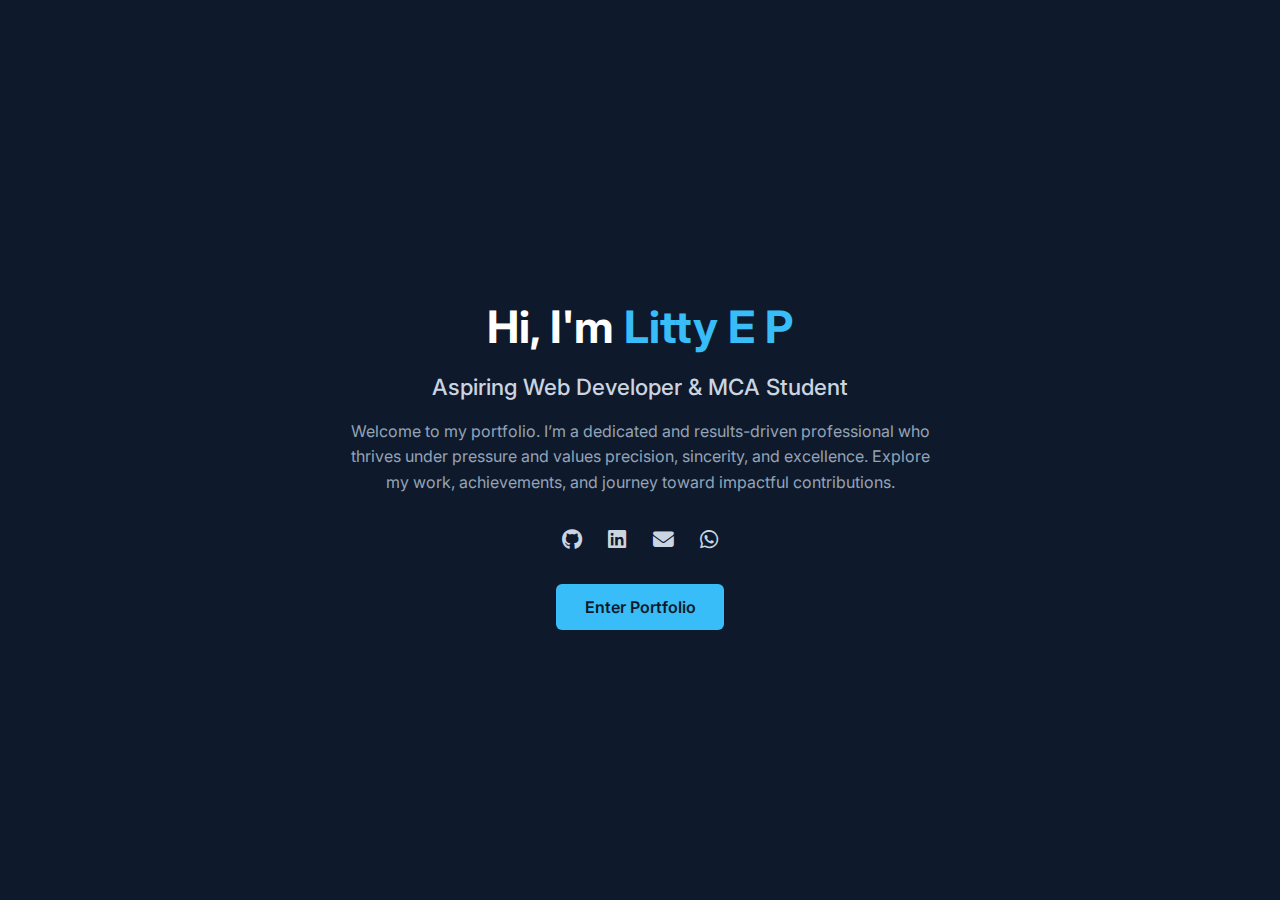
<file: index.html>
<!DOCTYPE html>
<html lang="en">
<head>
  <meta charset="UTF-8" />
  <meta name="viewport" content="width=device-width, initial-scale=1.0"/>
  <title>Litty E P | Portfolio</title>
  <link rel="stylesheet" href="https://cdnjs.cloudflare.com/ajax/libs/font-awesome/6.4.0/css/all.min.css"/>
  <link href="https://fonts.googleapis.com/css2?family=Inter:wght@400;600;700&display=swap" rel="stylesheet">
  <style>
    body {
      margin: 0;
      padding: 0;
      font-family: 'Inter', sans-serif;
      background: #0e1a2b;
      color: #ffffff;
      display: flex;
      align-items: center;
      justify-content: center;
      height: 100vh;
      text-align: center;
    }

    .container {
      max-width: 800px;
      padding: 2rem;
    }

    h1 {
      font-size: 2.8rem;
      font-weight: 700;
      margin-bottom: 0.5rem;
    }

    h1 span {
      color: #38bdf8;
    }

    h2 {
      font-size: 1.4rem;
      font-weight: 500;
      color: #cbd5e1;
      margin-bottom: 1.2rem;
    }

    p {
      font-size: 1rem;
      color: #94a3b8;
      line-height: 1.6;
      max-width: 600px;
      margin: 0 auto 2rem;
    }

    .social-icons a {
      color: #cbd5e1;
      font-size: 1.3rem;
      margin: 0 0.7rem;
      transition: color 0.3s;
    }

    .social-icons a:hover {
      color: #38bdf8;
    }

    .btn {
      display: inline-block;
      margin-top: 2rem;
      padding: 0.8rem 1.8rem;
      background-color: #38bdf8;
      color: #0e1a2b;
      border: none;
      border-radius: 6px;
      text-decoration: none;
      font-weight: 600;
      font-size: 1rem;
      transition: background-color 0.3s ease;
    }

    .btn:hover {
      background-color: #0ea5e9;
    }

    @media (max-width: 600px) {
      h1 {
        font-size: 2rem;
      }

      h2 {
        font-size: 1.1rem;
      }

      p {
        font-size: 0.95rem;
      }
    }
  </style>
</head>
<body>
  <div class="container">
    <h1>Hi, I'm <span>Litty E P</span></h1>
    <h2>Aspiring Web Developer & MCA Student</h2>
    <p>
      Welcome to my portfolio. I’m a dedicated and results-driven professional who thrives under pressure and values precision, sincerity, and excellence. Explore my work, achievements, and journey toward impactful contributions.
    </p>
    <div class="social-icons">
      <a href="https://github.com/litty26" target="_blank"><i class="fab fa-github"></i></a>
      <a href="https://www.linkedin.com/in/littyep" target="_blank"><i class="fab fa-linkedin"></i></a>
      <a href="mailto:littyep576@gmail.com"><i class="fas fa-envelope"></i></a>
      <a href="https://wa.me/918848360164" target="_blank" title="WhatsApp"><i class="fab fa-whatsapp"></i></a>
    </div>
    <a class="btn" href="resume.html">Enter Portfolio</a>
  </div>
</body>
</html>
</file>
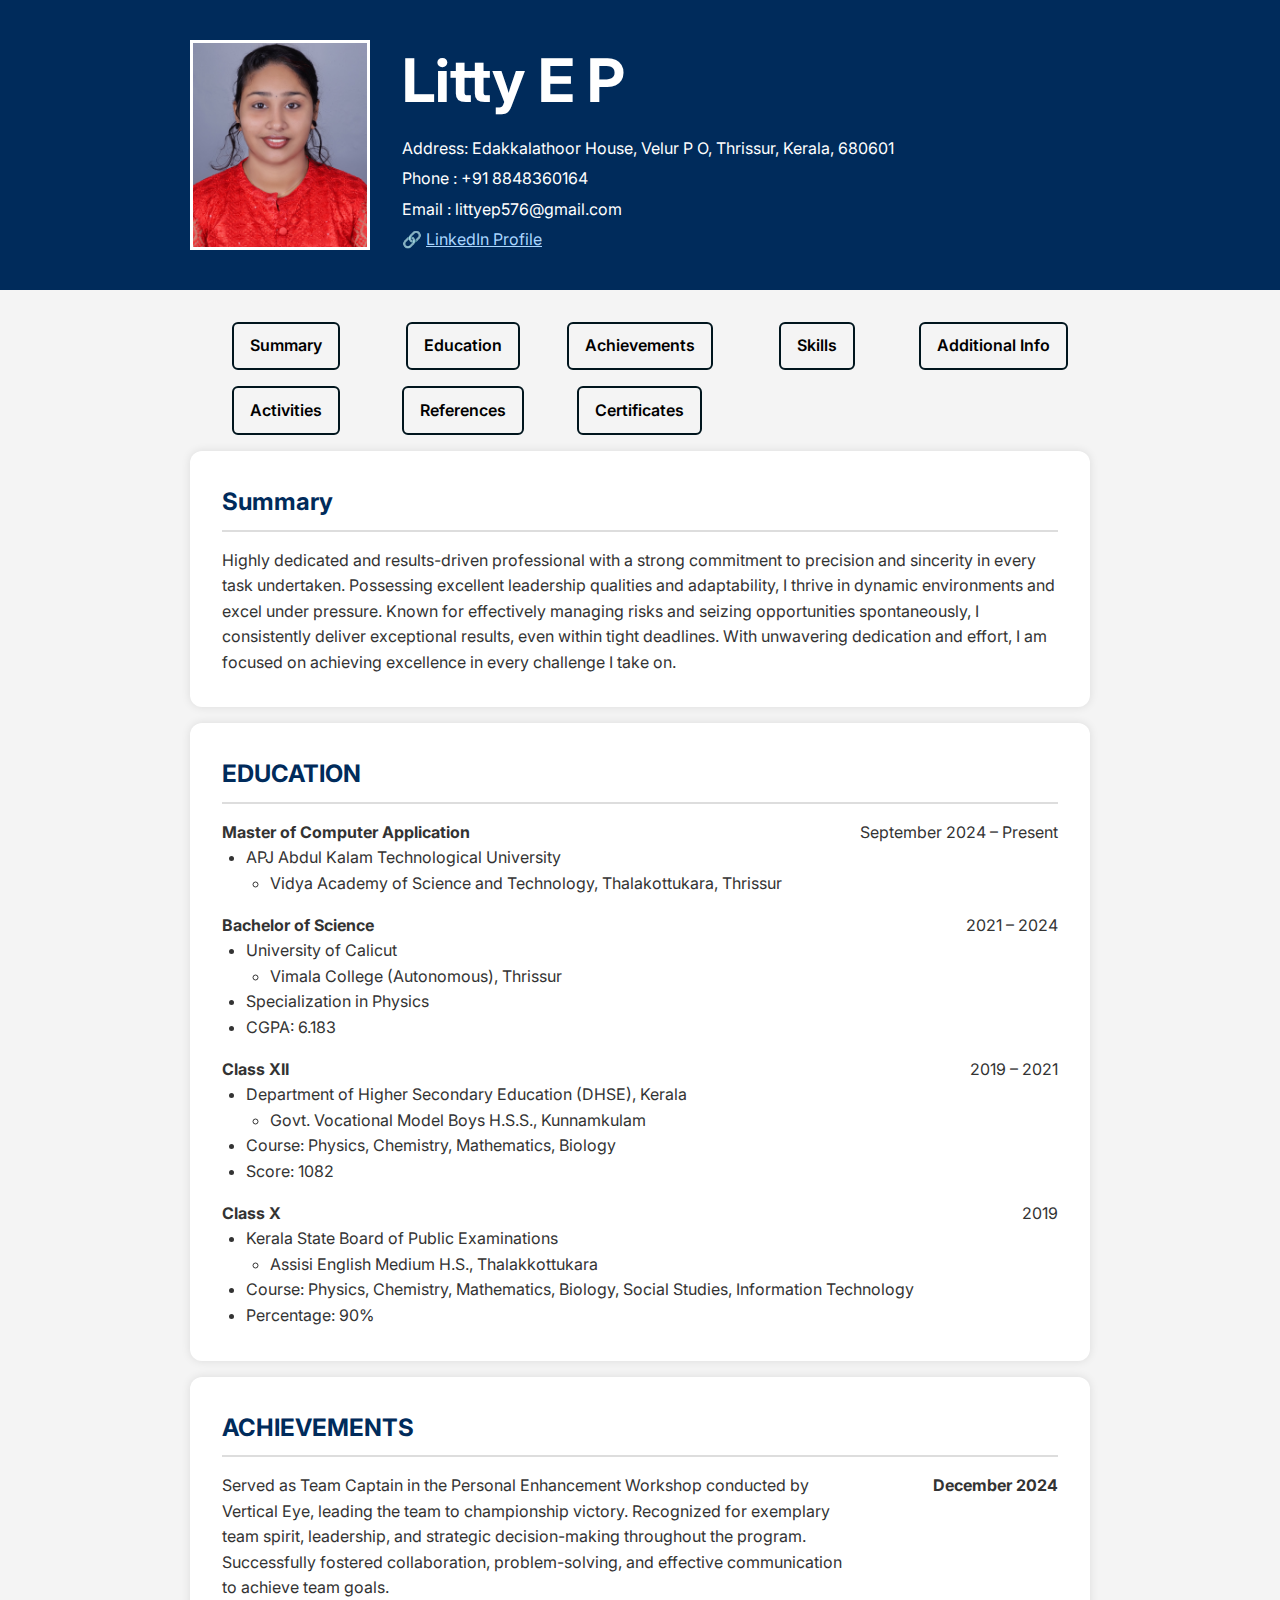
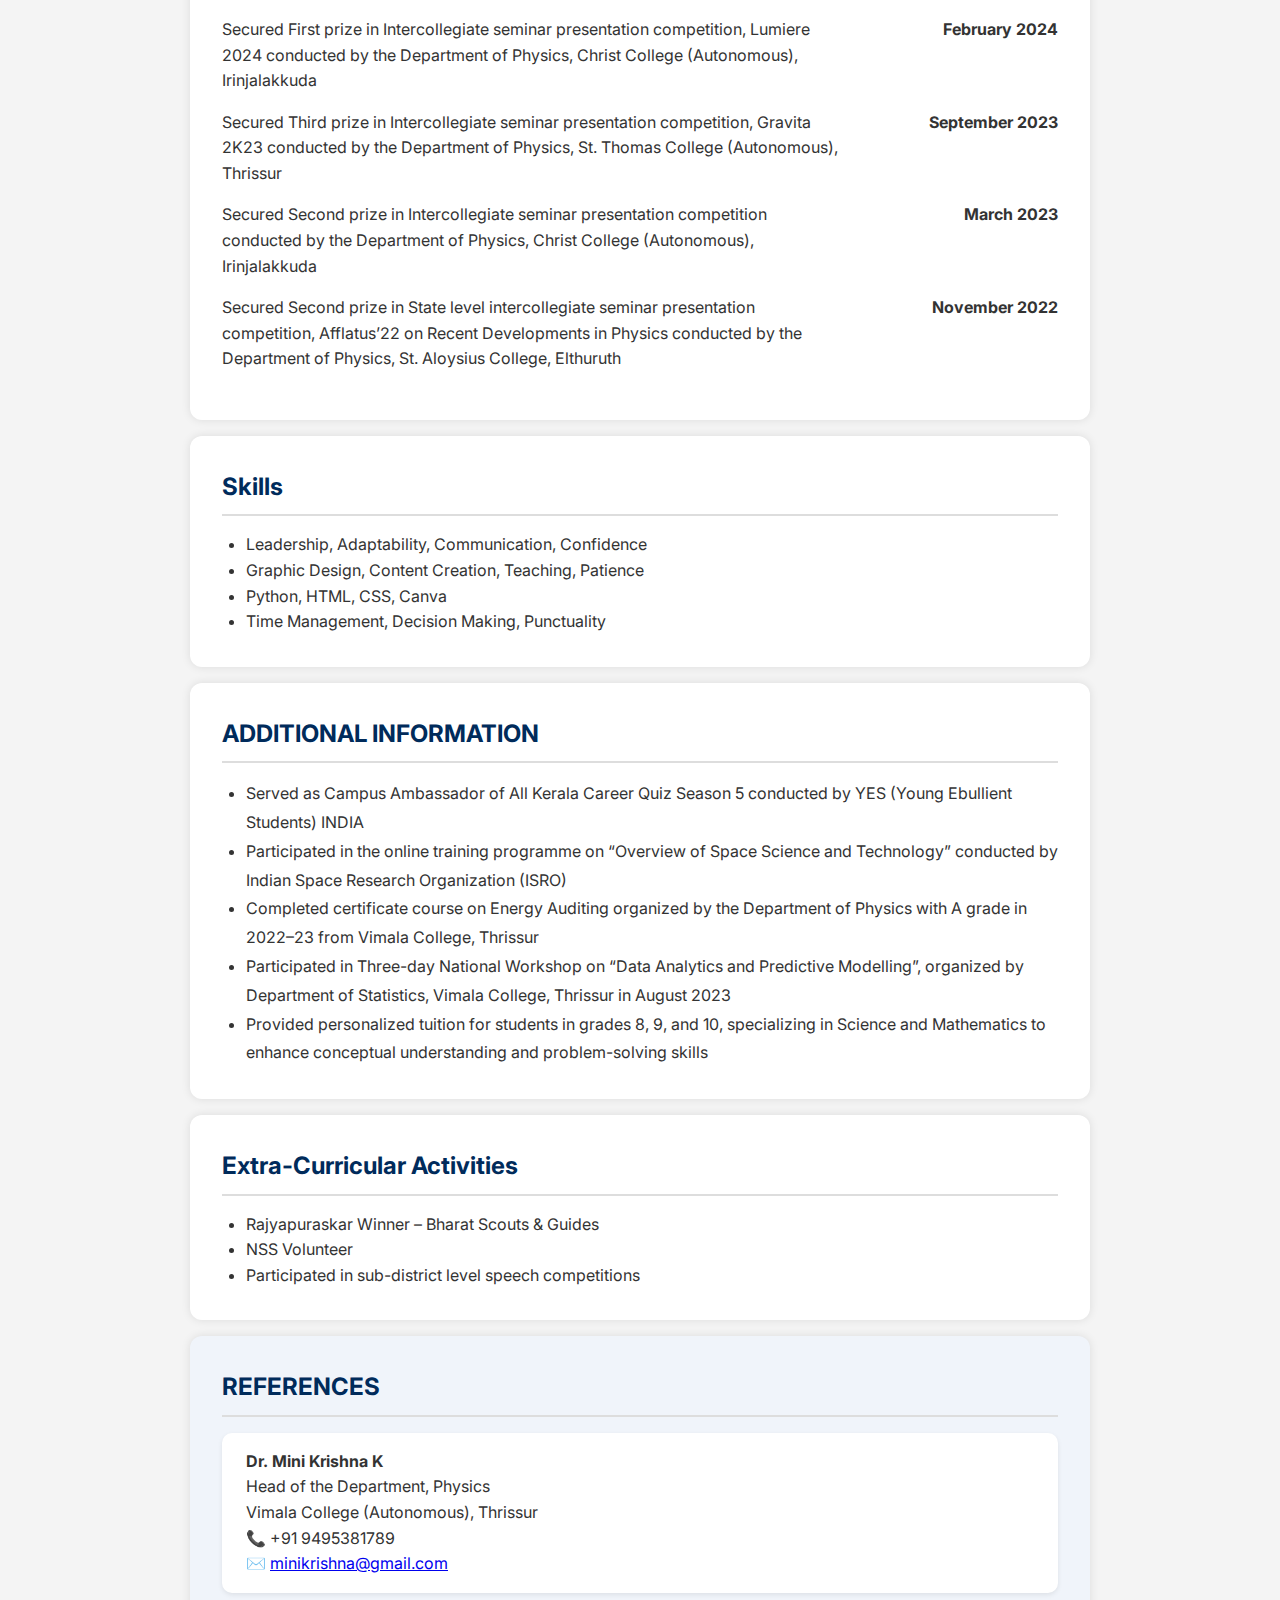
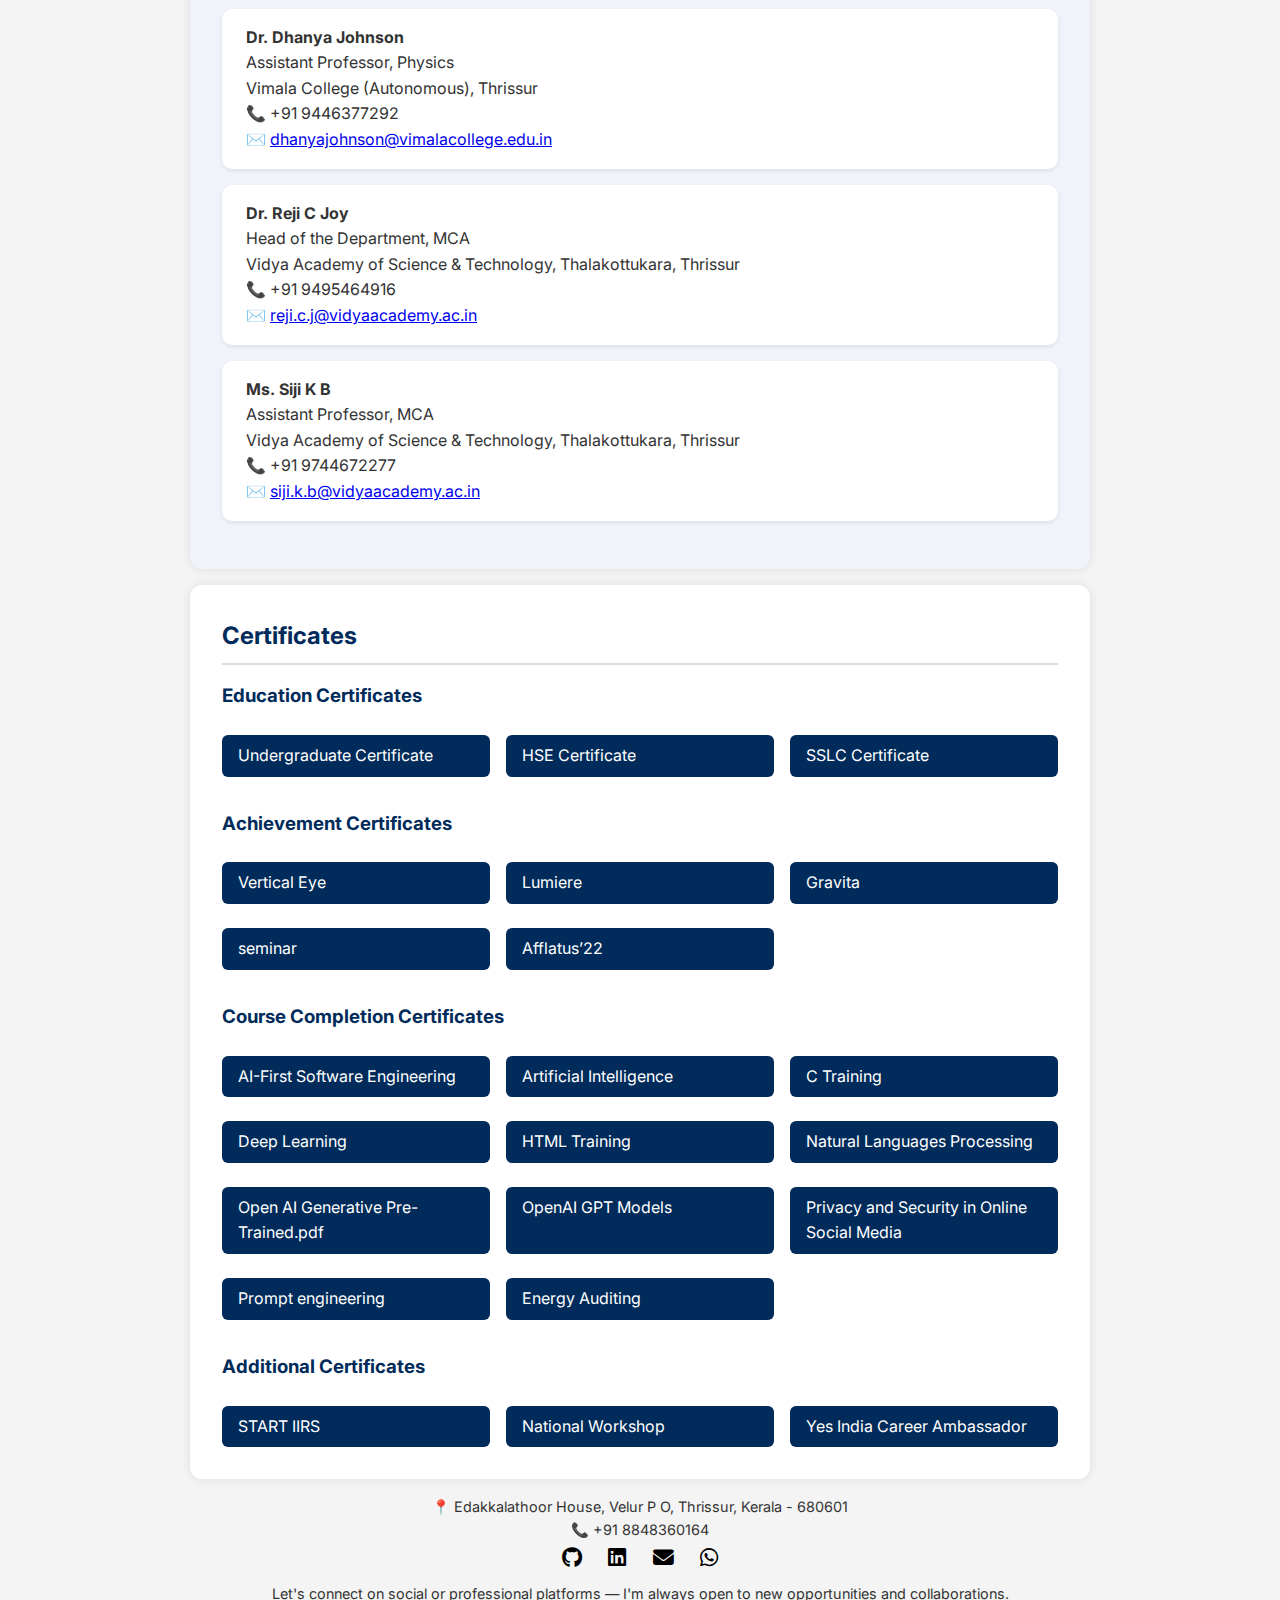
<file: resume.html>
<!DOCTYPE html>
<html lang="en">
  <head>
    <meta charset="UTF-8" />
    <meta name="viewport" content="width=device-width, initial-scale=1.0" />
    <title>Litty E P</title>
    <link
      href="https://fonts.googleapis.com/css2?family=Inter:wght@300;500;700&display=swap"
      rel="stylesheet"
    />
    <link
      rel="stylesheet"
      href="https://cdnjs.cloudflare.com/ajax/libs/font-awesome/6.4.0/css/all.min.css"
    />
    <link rel="stylesheet" href="style.css" />
  </head>
  <body>
    <!-- ===== Header Section with Left Image and Right Details ===== -->
    <header>
      <div class="header-container">
        <!-- Profile Photo Box -->
        <div class="photo-frame">
          <img src="Certificates/Litty  E P.jpg" alt="Litty E P Photo" />
        </div>

        <!-- Personal Info -->
        <div class="header-info">
          <h1>Litty E P</h1>
          <p>
            Address: Edakkalathoor House, Velur P O, Thrissur, Kerala, 680601
          </p>
          <p>Phone : +91 8848360164</p>
          <p>Email : littyep576@gmail.com</p>
          <p>
            🔗
            <a href="https://www.linkedin.com/in/littyep" target="_blank"
              >LinkedIn Profile</a
            >
          </p>
        </div>
      </div>
    </header>

    <nav>
      <a href="#summary">Summary</a>
      <a href="#education">Education</a>
      <a href="#achievements">Achievements</a>
      <a href="#skills">Skills</a>
      <a href="#additional">Additional Info</a>
      <a href="#activities">Activities</a>
      <a href="#references">References</a>
      <a href="#certificates">Certificates</a>
    </nav>

    <!-- ===== Summary Section ===== -->
    <section id="summary" class="reveal">
      <h2>Summary</h2>
      <p>
        Highly dedicated and results-driven professional with a strong
        commitment to precision and sincerity in every task undertaken.
        Possessing excellent leadership qualities and adaptability, I thrive in
        dynamic environments and excel under pressure. Known for effectively
        managing risks and seizing opportunities spontaneously, I consistently
        deliver exceptional results, even within tight deadlines. With
        unwavering dedication and effort, I am focused on achieving excellence
        in every challenge I take on.
      </p>
    </section>

    <!-- ===== Education Section ===== -->
    <section id="education">
      <h2>EDUCATION</h2>
      <div class="edu-row">
        <strong>Master of Computer Application</strong>
        <span>September 2024 – Present</span>
      </div>
      <ul>
        <li>
          APJ Abdul Kalam Technological University
          <ul>
            <li class="edu-list">
              Vidya Academy of Science and Technology, Thalakottukara, Thrissur
            </li>
          </ul>
        </li>
      </ul>

      <div class="edu-row">
        <strong>Bachelor of Science</strong>
        <span>2021 – 2024</span>
      </div>
      <ul>
        <li>
          University of Calicut
          <ul>
            <li class="edu-list">Vimala College (Autonomous), Thrissur</li>
          </ul>
        </li>
        <li>Specialization in Physics</li>
        <li>CGPA: 6.183</li>
      </ul>

      <div class="edu-row">
        <strong>Class XII</strong>
        <span>2019 – 2021</span>
      </div>
      <ul>
        <li>
          Department of Higher Secondary Education (DHSE), Kerala
          <ul>
            <li class="edu-list">
              Govt. Vocational Model Boys H.S.S., Kunnamkulam
            </li>
          </ul>
        </li>
        <li>Course: Physics, Chemistry, Mathematics, Biology</li>
        <li>Score: 1082</li>
      </ul>

      <div class="edu-row">
        <strong>Class X</strong>
        <span>2019</span>
      </div>
      <ul>
        <li>
          Kerala State Board of Public Examinations
          <ul>
            <li class="edu-list">
              Assisi English Medium H.S., Thalakkottukara
            </li>
          </ul>
        </li>
        <li>
          Course: Physics, Chemistry, Mathematics, Biology, Social Studies,
          Information Technology
        </li>
        <li>Percentage: 90%</li>
      </ul>
    </section>

    <!-- ===== Achievements Section ===== -->
    <section id="achievements">
      <h2>ACHIEVEMENTS</h2>

      <div class="achievement-row">
        <p>
          Served as Team Captain in the Personal Enhancement Workshop conducted
          by Vertical Eye, leading the team to championship victory. Recognized
          for exemplary team spirit, leadership, and strategic decision-making
          throughout the program. Successfully fostered collaboration,
          problem-solving, and effective communication to achieve team goals.
        </p>
        <span><strong>December 2024</strong></span>
      </div>

      <div class="achievement-row">
        <p>
          Secured First prize in Intercollegiate seminar presentation
          competition, Lumiere 2024 conducted by the Department of Physics,
          Christ College (Autonomous), Irinjalakkuda
        </p>
        <span><strong>February 2024</strong></span>
      </div>

      <div class="achievement-row">
        <p>
          Secured Third prize in Intercollegiate seminar presentation
          competition, Gravita 2K23 conducted by the Department of Physics, St.
          Thomas College (Autonomous), Thrissur
        </p>
        <span><strong>September 2023</strong></span>
      </div>

      <div class="achievement-row">
        <p>
          Secured Second prize in Intercollegiate seminar presentation
          competition conducted by the Department of Physics, Christ College
          (Autonomous), Irinjalakkuda
        </p>
        <span><strong>March 2023</strong></span>
      </div>

      <div class="achievement-row">
        <p>
          Secured Second prize in State level intercollegiate seminar
          presentation competition, Afflatus’22 on Recent Developments in
          Physics conducted by the Department of Physics, St. Aloysius College,
          Elthuruth
        </p>
        <span><strong>November 2022</strong></span>
      </div>
    </section>

    <!-- ===== Skills Section ===== -->
    <section id="skills">
      <h2>Skills</h2>
      <ul>
        <li>Leadership, Adaptability, Communication, Confidence</li>
        <li>Graphic Design, Content Creation, Teaching, Patience</li>
        <li>Python, HTML, CSS, Canva</li>
        <li>Time Management, Decision Making, Punctuality</li>
      </ul>
    </section>

    <!-- ===== Additional Information Section ===== -->
    <section id="additional">
      <h2>ADDITIONAL INFORMATION</h2>
      <ul class="additional-info-list">
        <li>
          Served as Campus Ambassador of All Kerala Career Quiz Season 5
          conducted by YES (Young Ebullient Students) INDIA
        </li>
        <li>
          Participated in the online training programme on “Overview of Space
          Science and Technology” conducted by Indian Space Research
          Organization (ISRO)
        </li>
        <li>
          Completed certificate course on Energy Auditing organized by the
          Department of Physics with A grade in 2022–23 from Vimala College,
          Thrissur
        </li>
        <li>
          Participated in Three-day National Workshop on “Data Analytics and
          Predictive Modelling”, organized by Department of Statistics, Vimala
          College, Thrissur in August 2023
        </li>
        <li>
          Provided personalized tuition for students in grades 8, 9, and 10,
          specializing in Science and Mathematics to enhance conceptual
          understanding and problem-solving skills
        </li>
      </ul>
    </section>

    <!-- ===== Extra-Curricular Activities Section ===== -->
    <section id="activities">
      <h2>Extra-Curricular Activities</h2>
      <ul>
        <li>Rajyapuraskar Winner – Bharat Scouts & Guides</li>
        <li>NSS Volunteer</li>
        <li>Participated in sub-district level speech competitions</li>
      </ul>
    </section>

    <!-- ===== References Section ===== -->
    <section id="references" class="references-section">
      <h2>REFERENCES</h2>

      <!-- Reference Card 1 -->
      <div class="reference-card">
        <p><strong>Dr. Mini Krishna K</strong></p>
        <p>
          Head of the Department, Physics<br />
          Vimala College (Autonomous), Thrissur
        </p>
        <p>📞 +91 9495381789</p>
        <p>
          ✉️ <a href="mailto:minikrishna@gmail.com">minikrishna@gmail.com</a>
        </p>
      </div>

      <!-- Reference Card 2 -->
      <div class="reference-card">
        <p><strong>Dr. Dhanya Johnson</strong></p>
        <p>
          Assistant Professor, Physics<br />
          Vimala College (Autonomous), Thrissur
        </p>
        <p>📞 +91 9446377292</p>
        <p>
          ✉️
          <a href="mailto:dhanyajohnson@vimalacollege.edu.in"
            >dhanyajohnson@vimalacollege.edu.in</a
          >
        </p>
      </div>

      <!-- Reference Card 3 -->
      <div class="reference-card">
        <p><strong>Dr. Reji C Joy</strong></p>
        <p>
          Head of the Department, MCA<br />
          Vidya Academy of Science & Technology, Thalakottukara, Thrissur
        </p>
        <p>📞 +91 9495464916</p>
        <p>
          ✉️
          <a href="mailto:reji.c.j@vidyaacademy.ac.in"
            >reji.c.j@vidyaacademy.ac.in</a
          >
        </p>
      </div>

      <!-- Reference Card 4 -->
      <div class="reference-card">
        <p><strong>Ms. Siji K B</strong></p>
        <p>
          Assistant Professor, MCA<br />
          Vidya Academy of Science & Technology, Thalakottukara, Thrissur
        </p>
        <p>📞 +91 9744672277</p>
        <p>
          ✉️
          <a href="mailto:siji.k.b@vidyaacademy.ac.in"
            >siji.k.b@vidyaacademy.ac.in</a
          >
        </p>
      </div>
    </section>

    <!-- ===== Certificates Section ===== -->
    <section id="certificates">
      <h2>Certificates</h2>

      <!-- === Education Certificates === -->
      <h3 style="color: #002b5b; margin-top: 1rem">
         Education Certificates
      </h3>
      <div class="cert-grid">
        <a href="Certificates/UG Certificate.pdf" target="_blank" class="cert-link">Undergraduate Certificate</a>
        <a href="Certificates/12th Cert.pdf" target="_blank" class="cert-link">HSE Certificate</a>
        <a href="Certificates/SSLC Cert.pdf" target="_blank" class="cert-link">SSLC Certificate</a>
        <!-- Add more as needed -->
      </div>

      <!-- === Achievement Certificates === -->
      <h3 style="color: #002b5b; margin-top: 2rem">
         Achievement Certificates
      </h3>
      <div class="cert-grid">
        <a href="Certificates/emp.pdf" target="_blank" class="cert-link">Vertical Eye</a>
        <a href="Certificates/feb 24.pdf" target="_blank" class="cert-link">Lumiere</a>
        <a href="Certificates/sep 23.pdf" target="_blank" class="cert-link">Gravita</a>
        <a href="Certificates/Mar 23.pdf" target="_blank" class="cert-link">seminar</a>
        <a href="Certificates/Nov 22.pdf" target="_blank" class="cert-link">Afflatus’22</a>
        <!-- Add more as needed -->
      </div>

      <!-- === Extracurricular Certificates === -->
      <h3 style="color: #002b5b; margin-top: 2rem">
         Course Completion Certificates
      </h3>
      <div class="cert-grid">
        <a href="Certificates/AI-First Software Engineering.pdf" target="_blank" class="cert-link">AI-First Software Engineering</a>
        <a href="Certificates/Artificial Intelligence.pdf" target="_blank" class="cert-link">Artificial Intelligence</a>
        <a href="Certificates/C Training.pdf" target="_blank" class="cert-link">C Training</a>
        <a href="Certificates/Deep Learning .pdf" target="_blank" class="cert-link">Deep Learning</a>
        <a href="Certificates/HTML Training.pdf" target="_blank" class="cert-link">HTML Training</a>
        <a href="Certificates/Natural Languages Processing.pdf" target="_blank" class="cert-link">Natural Languages Processing</a>
        <a href="Certificates/Open AI Generative Pre-Trained.pdf" target="_blank" class="cert-link">Open AI Generative Pre-Trained.pdf</a>
        <a href="Certificates/OpenAI GPT Models.pdf" target="_blank" class="cert-link">OpenAI GPT Models</a>
        <a href="Certificates/Privacy and Security in Online Social Media.pdf" target="_blank" class="cert-link">Privacy and Security in Online Social Media</a>
        <a href="Certificates/Prompt engineering.pdf" target="_blank" class="cert-link">Prompt engineering</a>
        <a href="Certificates/audit.pdf" target="_blank" class="cert-link">Energy Auditing</a>
        <!-- Add more as needed -->
      </div>

      <!-- === Additional === -->
      <h3 style="color: #002b5b; margin-top: 2rem">
         Additional Certificates
      </h3>
      <div class="cert-grid">
        <a href="Certificates/START IIRS.pdf" target="_blank" class="cert-link">START IIRS</a>
        <a href="Certificates/aug 23.pdf" target="_blank" class="cert-link">National Workshop</a>
        <a href="Certificates/Yes India Career Ambassador.pdf" target="_blank" class="cert-link">Yes India Career Ambassador</a>
      </div>
    </section>
    
    <!-- ===== Footer Section ===== -->
    <footer>
      <p>📍 Edakkalathoor House, Velur P O, Thrissur, Kerala - 680601</p>
      <p>📞 +91 8848360164</p>
      <div class="social-icons">
        <a href="https://github.com/litty26" target="_blank"
          ><i class="fab fa-github"></i
        ></a>
        <a href="https://www.linkedin.com/in/littyep" target="_blank"
          ><i class="fab fa-linkedin"></i
        ></a>
        <a href="mailto:littyep576@gmail.com"
          ><i class="fas fa-envelope"></i
        ></a>
        <a href="https://wa.me/918848360164" target="_blank" title="WhatsApp"
          ><i class="fab fa-whatsapp"></i
        ></a>
      </div>
      <p style="margin-top: 0.5rem">
        Let's connect on social or professional platforms — I'm always open to new opportunities and collaborations.
      </p>
    </footer>
    <script>
  const reveals = document.querySelectorAll(".reveal");
  window.addEventListener("scroll", () => {
    for (let el of reveals) {
      const windowHeight = window.innerHeight;
      const elementTop = el.getBoundingClientRect().top;
      if (elementTop < windowHeight - 100) {
        el.classList.add("active");
      }
    }
  });
</script>
  </body>
</html>
</file>
<file: style.css>
/* Global Styles */
* {
  margin: 0;
  padding: 0;
  box-sizing: border-box;
}
body {
  font-family: "Inter", sans-serif;
  background: #f4f4f4;
  color: #333;
  line-height: 1.6;
}

nav {
  padding: 2rem 1rem 0;
  max-width: 900px;
  margin: auto;
  display: grid;
  grid-template-columns: repeat(auto-fit, minmax(150px, 1fr));
  gap: 1rem;
  justify-items: center;
}

nav a {
  display: inline-block;
  padding: 0.6rem 1rem;
  border: 2px solid #00151d;
  border-radius: 6px;
  text-align: center;
  color: #000000;
  font-weight: 600;
  text-decoration: none;
  transition: background-color 0.3s, color 0.3s;
}

nav a:hover {
  background-color: #38bdf8;
  color: #0e1a2b;
}

/* Header Layout */
header {
  background: #002b5b;
  color: white;
  padding: 2rem;
}

.header-container {
  display: flex;
  align-items: center;
  max-width: 900px;
  margin: auto;
  gap: 2rem;
  flex-wrap: wrap;
}

/* Square Photo Frame */
.photo-frame {
  width: 180px;
  height: 210px;
  overflow: hidden;
  border: 3px solid white;
  background: white;
}

.photo-frame img {
  width: 100%;
  height: 100%;
  object-fit: cover;
}

.header-info h1 {
  margin-bottom: 0.5rem;
  font-size: 60px;
}

.header-info p {
  margin-bottom: 0.3rem;
}

.header-info a {
  color: #aad6ff;
  text-decoration: underline;
}

/* Sections */
section {
  padding: 2rem;
  max-width: 900px;
  margin: auto;
  background: white;
  margin-top: 1rem;
  border-radius: 12px;
  box-shadow: 0 0 10px rgba(0, 0, 0, 0.1);
}

h2 {
  color: #002b5b;
  margin-bottom: 1rem;
  border-bottom: 2px solid #ddd;
  padding-bottom: 0.5rem;
}

ul {
  margin-left: 1.5rem;
}

/* Education Section Custom Styles */
.edu-row {
  display: flex;
  justify-content: space-between;
  margin-top: 1rem;
}

.edu-row:first-of-type {
  margin-top: 0;
}

.edu-list {
  list-style-type: circle;
}

/*Achievement Row*/
.achievement-row {
  display: flex;
  justify-content: space-between;
  margin-bottom: 1rem;
}

.achievement-row p {
  max-width: 75%;
}

/* ===== Additional Info Section Styling ===== */
.additional-info-list {
  list-style-type: disc;
  margin-left: 1.5rem;
  line-height: 1.8;
}

/* ===== References Section Styling ===== */
.references-section {
  background-color: #f0f4fa;
  padding: 2rem;
}

.references-section h2 {
  color: #002B5B;
}

.reference-card {
  background: white;
  border-radius: 10px;
  padding: 1rem 1.5rem;
  margin: 1rem 0;
  box-shadow: 0 2px 5px rgba(0, 0, 0, 0.08);
}

/* Button */
.download-btn,
.cert-link {
  display: inline-block;
  padding: 0.5rem 1rem;
  margin-top: 0.5rem;
  background: #002b5b;
  color: white;
  text-decoration: none;
  border-radius: 6px;
  transition: 0.3s;
}

.download-btn:hover,
.cert-link:hover {
  background: #004080;
}

/* ===== Certificates Grid ===== */
.cert-grid {
  display: grid;
  grid-template-columns: repeat(auto-fit, minmax(250px, 1fr));
  gap: 1rem;
  margin-top: 1rem;
}

.cert-grid img {
  width: 100%;
  border-radius: 10px;
  border: 1px solid #ccc;
  box-shadow: 0 2px 5px rgba(0, 0, 0, 0.1);
  transition: transform 0.3s ease;
}

.cert-grid img:hover {
  transform: scale(1.03);
}

/* Footer */
footer {
  text-align: center;
  padding: 1rem;
  font-size: 0.9rem;
}

/*Social Icons*/
.social-icons a {
      color: black;
      font-size: 1.3rem;
      margin: 0 0.7rem;
      transition: color 0.3s;
    }

    .social-icons a:hover {
      color: #38bdf8;
    }
</file>
